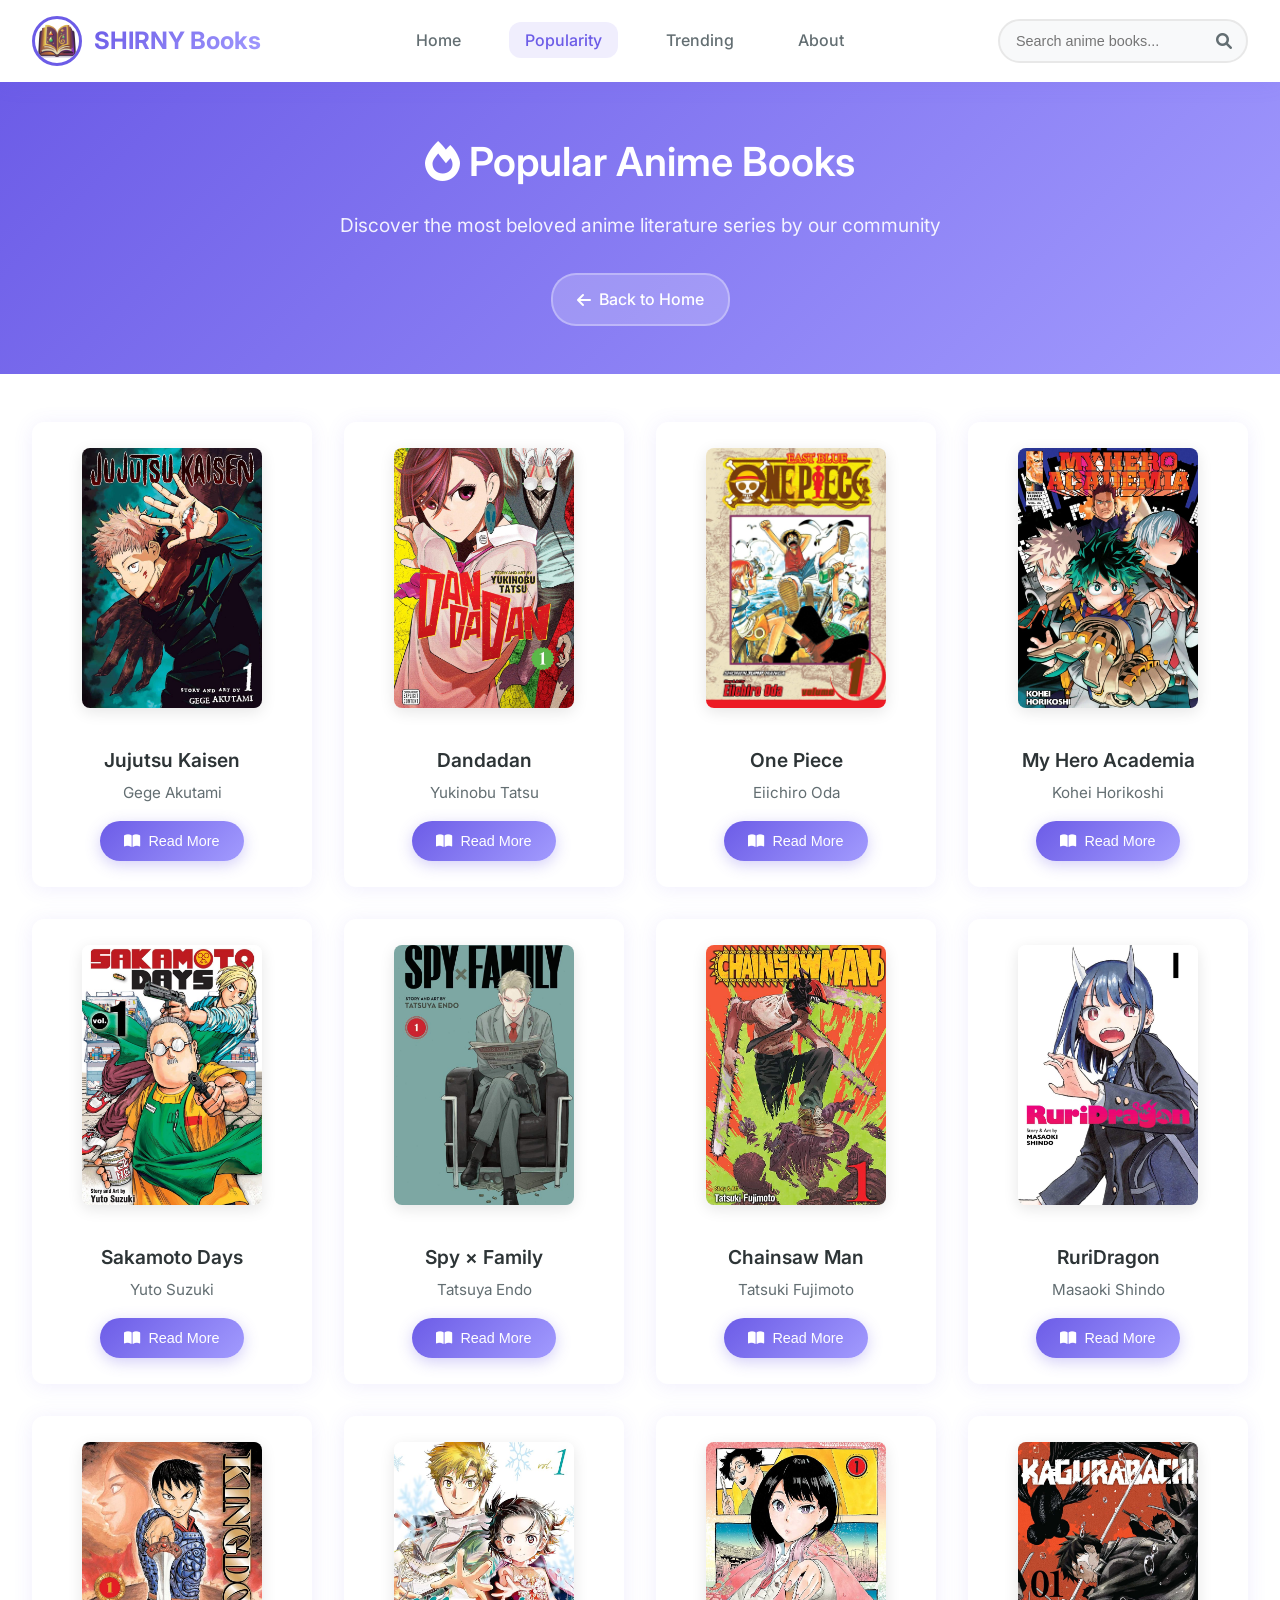
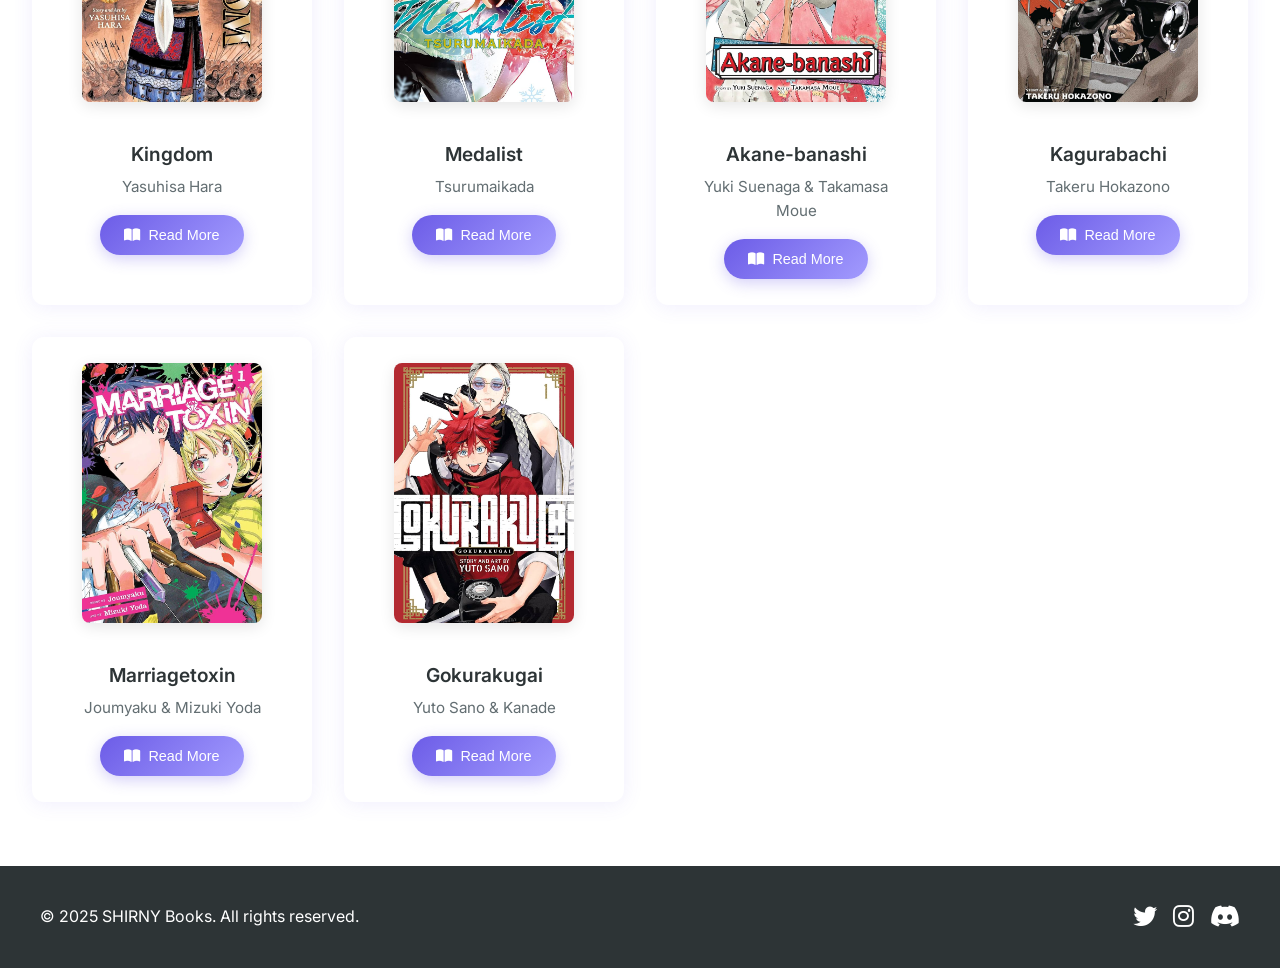
<file: popular-books.html>
<!DOCTYPE html>
<html lang="en">
<head>
    <meta charset="UTF-8">
    <meta name="viewport" content="width=device-width, initial-scale=1.0">
    <title>Popular Anime Books - SHIRNY Books</title>
    <link rel="stylesheet" href="pro.css">
    <link href="https://fonts.googleapis.com/css2?family=Inter:wght@300;400;500;600;700&display=swap" rel="stylesheet">
    <link rel="stylesheet" href="https://cdnjs.cloudflare.com/ajax/libs/font-awesome/6.0.0/css/all.min.css">
</head>
<body>
    <header>
        <div class="logo">
            <img src="logo.png" alt="SHIRNY Books Logo">
            <span class="logo-text">SHIRNY Books</span>
        </div>
        <nav>
            <ul>
                <li><a href="pro.html" class="nav-link">Home</a></li>
                <li><a href="popular-books.html" class="nav-link active">Popularity</a></li>
                <li><a href="trending-books.html" class="nav-link">Trending</a></li>
                <li><a href="pro.html#about" class="nav-link">About</a></li>
            </ul>
        </nav>
        <div class="search-container">
            <input type="text" placeholder="Search anime books..." class="search-input">
            <i class="fas fa-search search-icon"></i>
        </div>
    </header>

    <main>
        <section class="page-hero">
            <div class="hero-content">
                <h1><i class="fas fa-fire"></i> Popular Anime Books</h1>
                <p>Discover the most beloved anime literature series by our community</p>
                <a href="pro.html" class="back-btn">
                    <i class="fas fa-arrow-left"></i> Back to Home
                </a>
            </div>
        </section>

        <section class="books-grid-section">
            <div class="container">
                <div class="books-grid" id="popular-books-grid">
                    <!-- Books will be loaded here by JavaScript -->
                </div>
            </div>
        </section>
    </main>

    <footer>
        <div class="footer-content">
            <p>&copy; 2025 SHIRNY Books. All rights reserved.</p>
            <div class="footer-links">
                <a href="#"><i class="fab fa-twitter"></i></a>
                <a href="#"><i class="fab fa-instagram"></i></a>
                <a href="#"><i class="fab fa-discord"></i></a>
            </div>
        </div>
    </footer>

    <script src="books-page.js"></script>
</body>
</html>
</file>
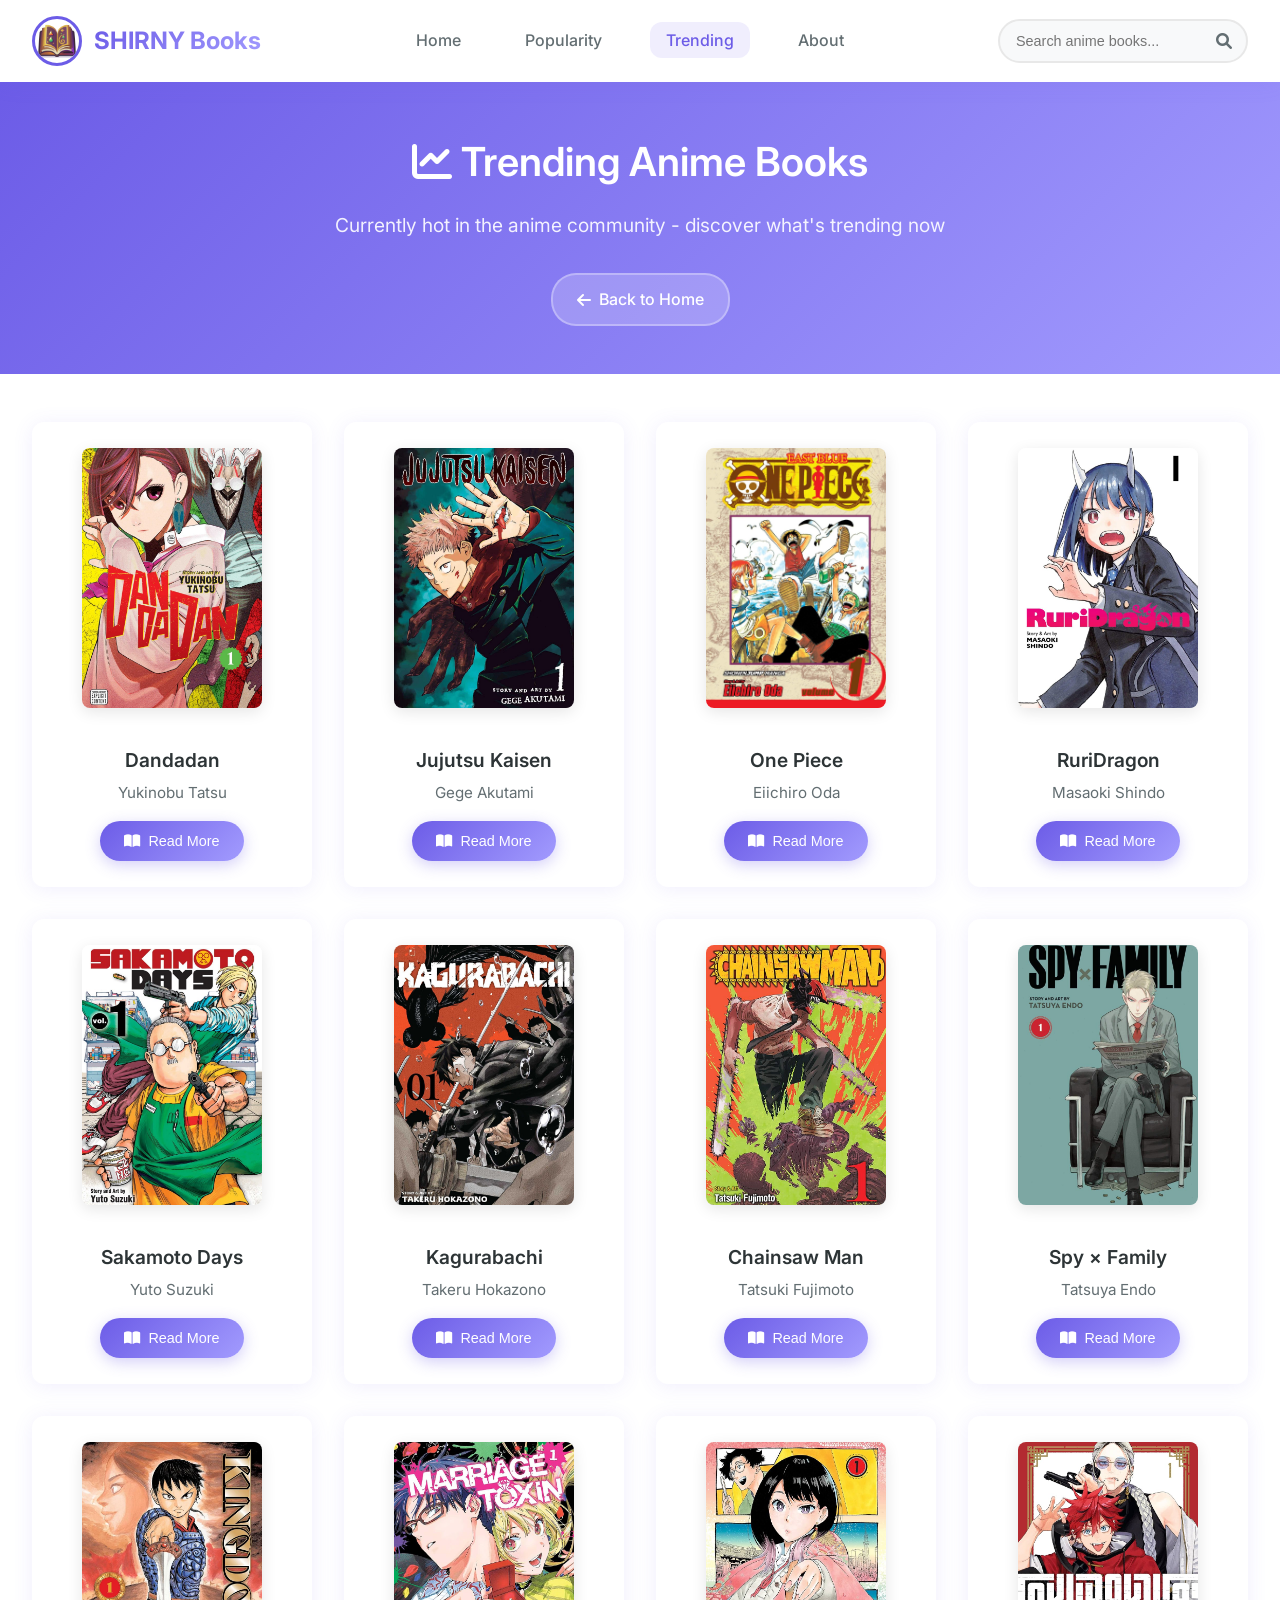
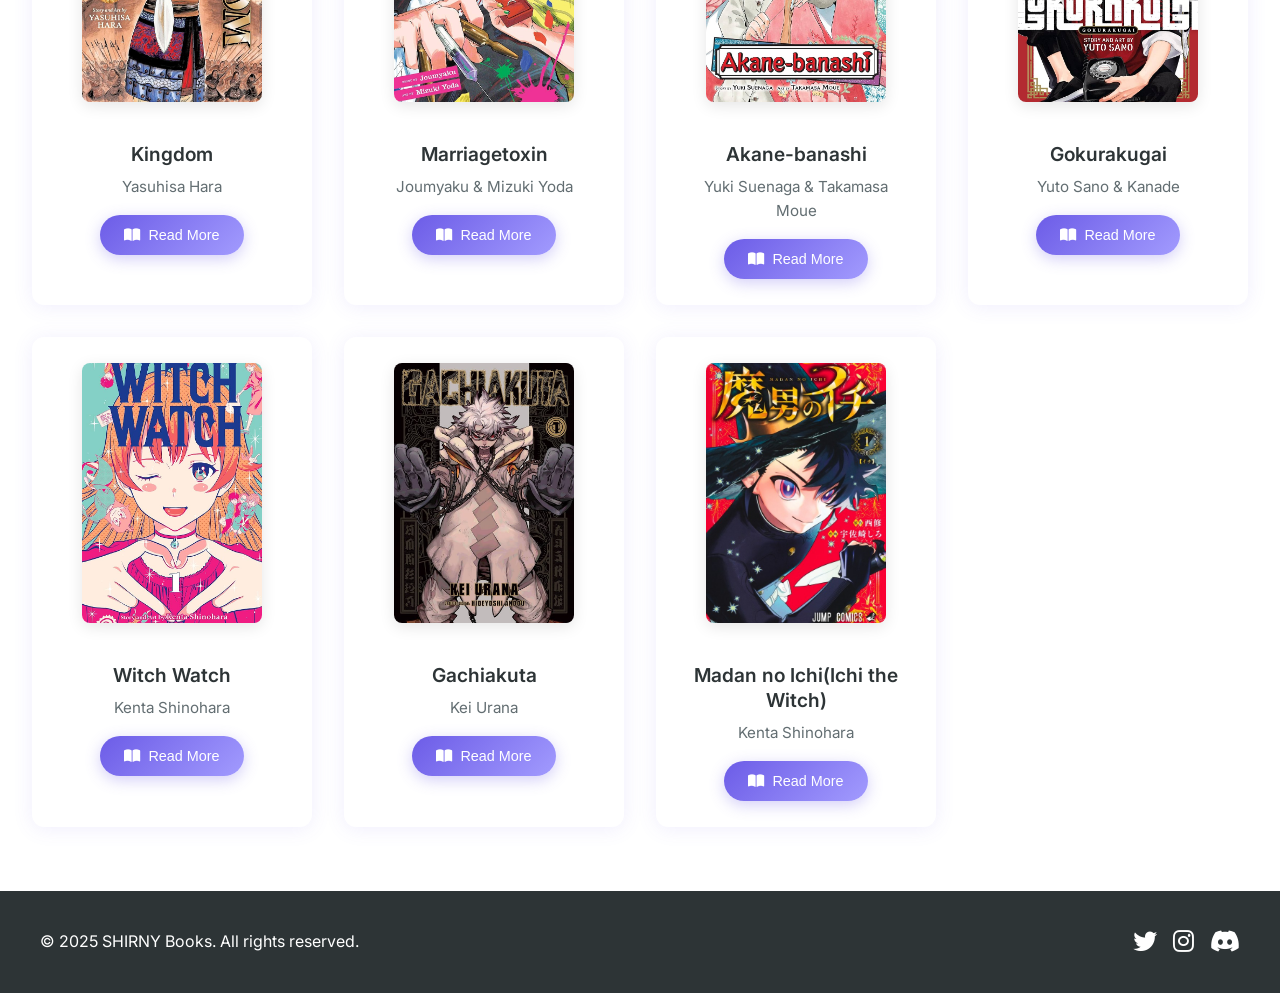
<file: trending-books.html>
<!DOCTYPE html>
<html lang="en">
<head>
    <meta charset="UTF-8">
    <meta name="viewport" content="width=device-width, initial-scale=1.0">
    <title>Trending Anime Books - SHIRNY Books</title>
    <link rel="stylesheet" href="pro.css">
    <link href="https://fonts.googleapis.com/css2?family=Inter:wght@300;400;500;600;700&display=swap" rel="stylesheet">
    <link rel="stylesheet" href="https://cdnjs.cloudflare.com/ajax/libs/font-awesome/6.0.0/css/all.min.css">
</head>
<body>
    <header>
        <div class="logo">
            <img src="logo.png" alt="SHIRNY Books Logo">
            <span class="logo-text">SHIRNY Books</span>
        </div>
        <nav>
            <ul>
                <li><a href="pro.html" class="nav-link">Home</a></li>
                <li><a href="popular-books.html" class="nav-link">Popularity</a></li>
                <li><a href="trending-books.html" class="nav-link active">Trending</a></li>
                <li><a href="pro.html#about" class="nav-link">About</a></li>
            </ul>
        </nav>
        <div class="search-container">
            <input type="text" placeholder="Search anime books..." class="search-input">
            <i class="fas fa-search search-icon"></i>
        </div>
    </header>

    <main>
        <section class="page-hero">
            <div class="hero-content">
                <h1><i class="fas fa-chart-line"></i> Trending Anime Books</h1>
                <p>Currently hot in the anime community - discover what's trending now</p>
                <a href="pro.html" class="back-btn">
                    <i class="fas fa-arrow-left"></i> Back to Home
                </a>
            </div>
        </section>

        <section class="books-grid-section">
            <div class="container">
                <div class="books-grid" id="trending-books-grid">
                    <!-- Books will be loaded here by JavaScript -->
                </div>
            </div>
        </section>
    </main>

    <footer>
        <div class="footer-content">
            <p>&copy; 2025 SHIRNY Books. All rights reserved.</p>
            <div class="footer-links">
                <a href="#"><i class="fab fa-twitter"></i></a>
                <a href="#"><i class="fab fa-instagram"></i></a>
                <a href="#"><i class="fab fa-discord"></i></a>
            </div>
        </div>
    </footer>

    <script src="books-page.js"></script>
</body>
</html>
</file>
<file: pro.css>
* {
    margin: 0;
    padding: 0;
    box-sizing: border-box;
}

:root {
    --primary-color: #6C5CE7;
    --secondary-color: #A29BFE;
    --accent-color: #FD79A8;
    --text-dark: #2D3436;
    --text-light: #636E72;
    --background-light: #F8F9FA;
    --white: #FFFFFF;
    --gradient-primary: linear-gradient(135deg, #6C5CE7 0%, #A29BFE 100%);
    --gradient-accent: linear-gradient(135deg, #FD79A8 0%, #FDCB6E 100%);
    --shadow-light: 0 2px 20px rgba(108, 92, 231, 0.1);
    --shadow-medium: 0 8px 30px rgba(108, 92, 231, 0.15);
    --shadow-dark: 0 15px 40px rgba(108, 92, 231, 0.2);
    --border-radius: 12px;
    --transition: all 0.3s cubic-bezier(0.4, 0, 0.2, 1);
}

body {
    font-family: 'Inter', -apple-system, BlinkMacSystemFont, 'Segoe UI', sans-serif;
    line-height: 1.6;
    color: var(--text-dark);
    background: var(--white);
    overflow-x: hidden;
}

/* Header Styles */
header {
    display: flex;
    justify-content: space-between;
    align-items: center;
    padding: 1rem 2rem;
    background: var(--white);
    box-shadow: var(--shadow-light);
    position: sticky;
    top: 0;
    z-index: 1000;
    backdrop-filter: blur(10px);
}

.logo {
    display: flex;
    align-items: center;
    gap: 12px;
}

.logo img {
    height: 50px;
    width: 50px;
    border-radius: 50%;
    object-fit: cover;
    border: 3px solid var(--primary-color);
}

.logo-text {
    font-size: 1.5rem;
    font-weight: 700;
    background: var(--gradient-primary);
    -webkit-background-clip: text;
    -webkit-text-fill-color: transparent;
    background-clip: text;
}

nav ul {
    display: flex;
    list-style: none;
    gap: 2rem;
    margin: 0;
    padding: 0;
}

.nav-link {
    text-decoration: none;
    color: var(--text-light);
    font-weight: 500;
    padding: 0.5rem 1rem;
    border-radius: var(--border-radius);
    transition: var(--transition);
    position: relative;
}

.nav-link:hover,
.nav-link.active {
    color: var(--primary-color);
    background: rgba(108, 92, 231, 0.1);
}

.search-container {
    position: relative;
    display: flex;
    align-items: center;
}

.search-input {
    padding: 0.75rem 3rem 0.75rem 1rem;
    border: 2px solid #E8E8E8;
    border-radius: 25px;
    font-size: 0.9rem;
    width: 250px;
    transition: var(--transition);
    background: var(--background-light);
}

.search-input:focus {
    outline: none;
    border-color: var(--primary-color);
    box-shadow: 0 0 0 3px rgba(108, 92, 231, 0.1);
}

.search-icon {
    position: absolute;
    right: 1rem;
    color: var(--text-light);
    cursor: pointer;
}

/* Hero Section */
.hero {
    background: var(--gradient-primary);
    color: var(--white);
    padding: 4rem 2rem;
    text-align: center;
    position: relative;
    overflow: hidden;
}

.hero::before {
    content: '';
    position: absolute;
    top: 0;
    left: 0;
    right: 0;
    bottom: 0;
    background: url('data:image/svg+xml,<svg xmlns="http://www.w3.org/2000/svg" viewBox="0 0 100 100"><defs><pattern id="grain" width="100" height="100" patternUnits="userSpaceOnUse"><circle cx="20" cy="20" r="1" fill="white" opacity="0.1"/><circle cx="80" cy="40" r="1" fill="white" opacity="0.1"/><circle cx="40" cy="80" r="1" fill="white" opacity="0.1"/></pattern></defs><rect width="100" height="100" fill="url(%23grain)"/></svg>');
    opacity: 0.3;
}

.hero-content {
    position: relative;
    z-index: 2;
    max-width: 800px;
    margin: 0 auto;
}

.hero h1 {
    font-size: clamp(2.5rem, 5vw, 4rem);
    font-weight: 700;
    margin-bottom: 1rem;
    line-height: 1.2;
}

.brand-highlight {
    background: var(--gradient-accent);
    -webkit-background-clip: text;
    -webkit-text-fill-color: transparent;
    background-clip: text;
}

.hero-subtitle {
    font-size: 1.3rem;
    margin-bottom: 1rem;
    opacity: 0.9;
    font-weight: 500;
}

.hero-description {
    font-size: 1.1rem;
    opacity: 0.8;
    margin-bottom: 2rem;
    max-width: 600px;
    margin-left: auto;
    margin-right: auto;
}

.hero-stats {
    display: flex;
    justify-content: center;
    gap: 3rem;
    margin-top: 2rem;
}

.stat-item {
    text-align: center;
}

.stat-number {
    display: block;
    font-size: 2rem;
    font-weight: 700;
    color: var(--white);
}

.stat-label {
    font-size: 0.9rem;
    opacity: 0.8;
}

/* About Section */
#about {
    padding: 4rem 2rem;
    background: var(--background-light);
}

.about-container {
    max-width: 800px;
    margin: 0 auto;
    text-align: center;
    padding: 3rem;
    background: var(--white);
    border-radius: var(--border-radius);
    box-shadow: var(--shadow-medium);
}

.about-icon {
    font-size: 3rem;
    color: var(--primary-color);
    margin-bottom: 1.5rem;
}

#about h2 {
    font-size: 2.5rem;
    color: var(--text-dark);
    margin-bottom: 1.5rem;
    font-weight: 600;
}

#about p {
    font-size: 1.2rem;
    color: var(--text-light);
    line-height: 1.8;
}

/* Books Sections */
.books-section {
    padding: 4rem 2rem;
}

.books-section:nth-child(even) {
    background: var(--background-light);
}

.section-header {
    text-align: center;
    margin-bottom: 3rem;
    max-width: 600px;
    margin-left: auto;
    margin-right: auto;
}

.section-header h2 {
    font-size: 2.5rem;
    color: var(--text-dark);
    margin-bottom: 1rem;
    font-weight: 600;
}

.section-header h2 i {
    margin-right: 1rem;
    background: var(--gradient-primary);
    -webkit-background-clip: text;
    -webkit-text-fill-color: transparent;
    background-clip: text;
}

.section-subtitle {
    font-size: 1.1rem;
    color: var(--text-light);
    margin-bottom: 0;
}

/* Slider Styles */
.slider-wrapper {
    display: flex;
    align-items: center;
    gap: 1rem;
    max-width: 1400px;
    margin: 0 auto;
}

.slider-container {
    flex: 1;
    overflow: hidden;
    border-radius: var(--border-radius);
}

.slider {
    display: flex;
    gap: 1.5rem;
    padding: 1rem 0;
    overflow-x: auto;
    scroll-behavior: smooth;
    scrollbar-width: none;
    -ms-overflow-style: none;
}

.slider::-webkit-scrollbar {
    display: none;
}

.slider-item {
    min-width: 180px;
    flex-shrink: 0;
    background: var(--white);
    border-radius: var(--border-radius);
    padding: 1.5rem;
    text-align: center;
    box-shadow: var(--shadow-light);
    cursor: pointer;
    transition: var(--transition);
    border: 2px solid transparent;
}

.slider-item:hover {
    transform: translateY(-8px);
    box-shadow: var(--shadow-dark);
    border-color: var(--primary-color);
}

.slider-item img {
    width: 140px;
    height: 200px;
    object-fit: cover;
    border-radius: 8px;
    margin-bottom: 1rem;
    box-shadow: 0 4px 15px rgba(0,0,0,0.1);
    transition: var(--transition);
}

.slider-item:hover img {
    transform: scale(1.05);
}

.slider-item span {
    display: block;
    font-size: 1rem;
    font-weight: 600;
    color: var(--text-dark);
    line-height: 1.4;
    margin-top: 0.5rem;
}

.arrow {
    background: var(--white);
    border: 2px solid var(--primary-color);
    color: var(--primary-color);
    width: 50px;
    height: 50px;
    border-radius: 50%;
    cursor: pointer;
    transition: var(--transition);
    display: flex;
    align-items: center;
    justify-content: center;
    font-size: 1.2rem;
    box-shadow: var(--shadow-light);
}

.arrow:hover {
    background: var(--primary-color);
    color: var(--white);
    transform: scale(1.1);
}

.more-btn {
    display: inline-flex;
    align-items: center;
    gap: 0.5rem;
    margin: 2rem auto 0;
    padding: 1rem 2rem;
    background: var(--gradient-primary);
    color: var(--white);
    text-decoration: none;
    border-radius: 25px;
    font-weight: 600;
    transition: var(--transition);
    box-shadow: var(--shadow-medium);
}

.more-btn:hover {
    transform: translateY(-2px);
    box-shadow: var(--shadow-dark);
}

/* Footer */
footer {
    background: var(--text-dark);
    color: var(--white);
    padding: 2rem;
    text-align: center;
}

.footer-content {
    display: flex;
    justify-content: space-between;
    align-items: center;
    max-width: 1200px;
    margin: 0 auto;
}

.footer-links {
    display: flex;
    gap: 1rem;
}

.footer-links a {
    color: var(--white);
    font-size: 1.5rem;
    transition: var(--transition);
}

.footer-links a:hover {
    color: var(--accent-color);
    transform: scale(1.2);
}

/* Responsive Design */
@media (max-width: 1024px) {
    .slider-wrapper {
        flex-direction: column;
        gap: 1rem;
    }
    
    .hero-stats {
        gap: 2rem;
    }
}

@media (max-width: 768px) {
    header {
        flex-direction: column;
        gap: 1rem;
        padding: 1rem;
    }
    
    .search-container {
        order: 3;
    }
    
    .search-input {
        width: 200px;
    }
    
    nav ul {
        gap: 1rem;
    }
    
    .hero {
        padding: 3rem 1rem;
    }
    
    .hero-stats {
        flex-direction: column;
        gap: 1rem;
    }
    
    .about-container {
        margin: 0 1rem;
        padding: 2rem;
    }
    
    .slider-item {
        min-width: 150px;
    }
    
    .slider-item img {
        width: 120px;
        height: 170px;
    }
    
    .books-section {
        padding: 3rem 1rem;
    }
    
    .footer-content {
        flex-direction: column;
        gap: 1rem;
    }
}

@media (max-width: 480px) {
    .slider-item {
        min-width: 130px;
    }
    
    .slider-item img {
        width: 100px;
        height: 150px;
    }
    
    .section-header h2 {
        font-size: 2rem;
    }
    
    .hero h1 {
        font-size: 2rem;
    }
}

/* Loading and Animation Effects */
@keyframes fadeInUp {
    from {
        opacity: 0;
        transform: translateY(30px);
    }
    to {
        opacity: 1;
        transform: translateY(0);
    }
}

.slider-item {
    animation: fadeInUp 0.6s ease-out forwards;
}

/* Smooth scrolling */
html {
    scroll-behavior: smooth;
}
</file>
